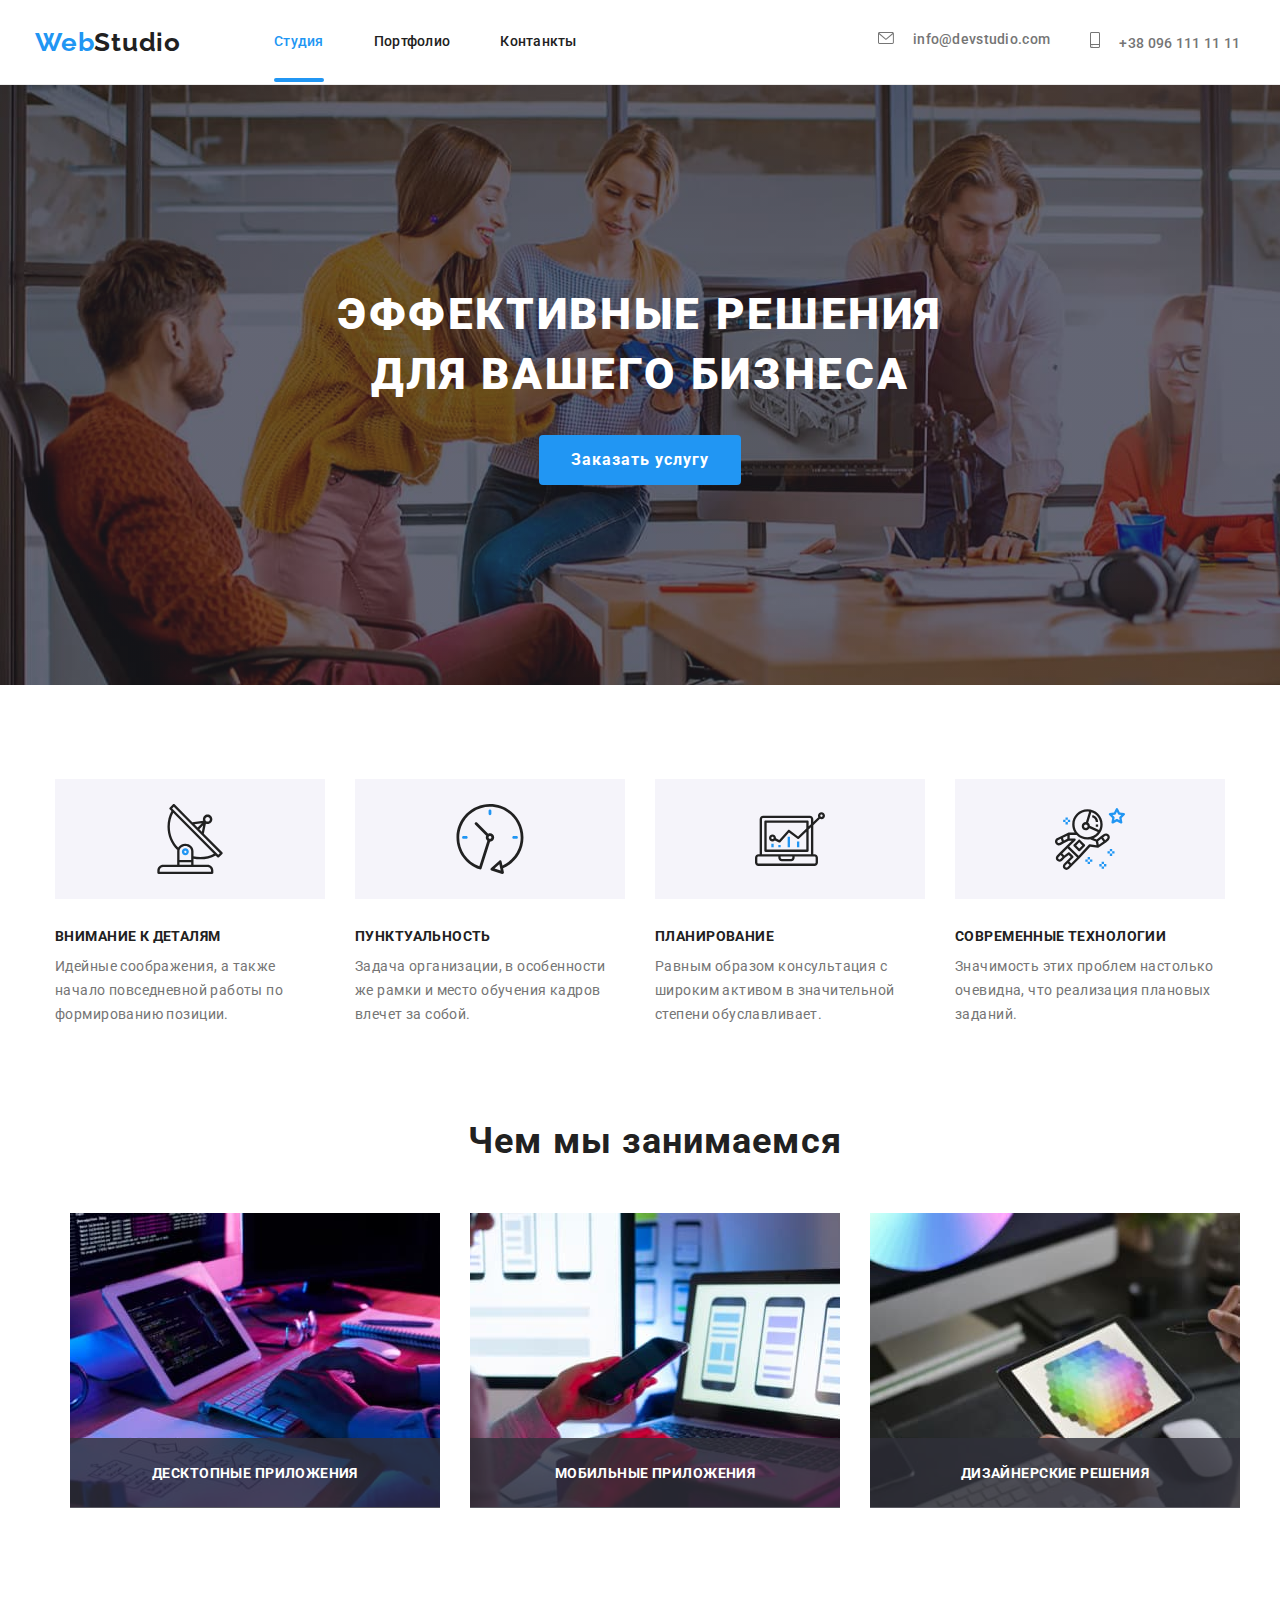
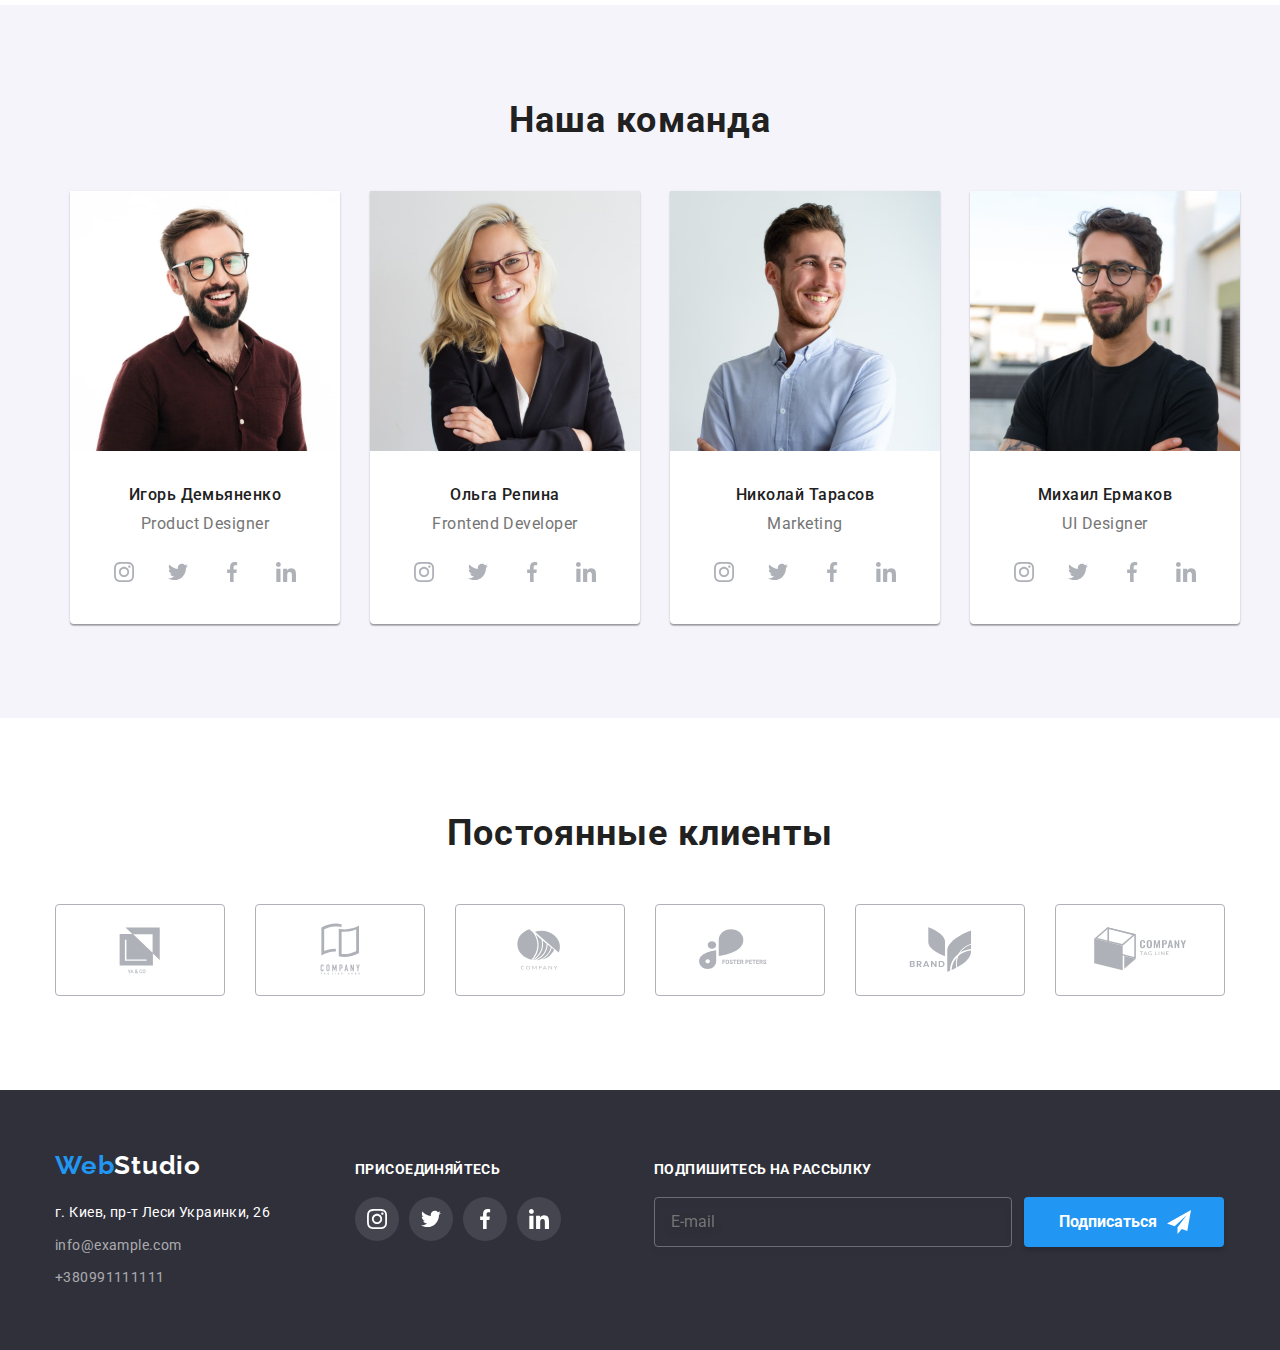
<file: index.html>
<!DOCTYPE html>
<html lang="en">
  <head>
    <meta charset="UTF-8" />
    <meta http-equiv="X-UA-Compatible" content="IE=edge" />
    <meta name="viewport" content="width=device-width, initial-scale=1.0" />
    <title>HomeWork6</title>
    <link
      href="https://fonts.googleapis.com/css2?family=Raleway:ital,wght@0,700;1,700&family=Roboto:ital,wght@0,400;0,500;0,700;0,900;1,400;1,500;1,700;1,900&display=swap"
      rel="stylesheet"
    />
    <link
      rel="stylesheet"
      href="https://cdnjs.cloudflare.com/ajax/libs/modern-normalize/1.0.0/modern-normalize.min.css"
    />
    <link rel="stylesheet" href="./css/style.css" />
  </head>
  <body>
    <header class="header">
      <div class="container header-container">
        <nav class="site-nav">
          <a href="" class="logo"><span class="blue-logo">Web</span>Studio</a>
          <ul class="cont-ul list">
            <li class="header-list">
              <a href="./index.html" class="current links header-height"
                >Студия</a
              >
            </li>
            <li class="header-list">
              <a href="./portfolio.html" class="links header-height"
                >Портфолио</a
              >
            </li>
            <li class="header-list">
              <a href="" class="links header-height">Контанкты</a>
            </li>
          </ul>
        </nav>
        <ul class="contacts-info list cont-ul">
          <li class="list-mail list-info">
            <a href="mailto:info@example.com" class="links header-height mail">
              <svg class="info-svg" width="16" height="12">
                <use href="./img/symbol-defs-old.svg#icon-envelope-1"></use>
              </svg>
              info@devstudio.com</a
            >
          </li>
          <li class="list-info list-phone">
            <a href="tel:+38 099 111 11 11" class="links header-height phone">
              <svg class="info-svg" width="10" height="16">
                <use href="./img/symbol-defs-old.svg#icon-smartphone"></use>
              </svg>
              +38 096 111 11 11</a
            >
          </li>
        </ul>
      </div>
    </header>
    <main>
      <section class="big-text bg-img bg-img-2">
        <div class="container">
          <h1 class="main-header">Эффективные решения для Вашего бизнеса</h1>
          <button type="button" class="order-button" data-modal-open>
            Заказать услугу
          </button>
          <div class="backdrop is-hidden" data-modal>
            <div class="modal">
              <!---------------------------- ФОРМА------------------------------>
              <form class="form">
                <h2 class="head-form">
                  Оставьте свои данные, мы вам перезвоним
                </h2>
                <ul class="list-form">
                  <li class="item-form">
                    <label class="label">
                      <span class="form-text">Имя</span>
                      <input class="form-input" type="form-text" name="name" />
                      <svg class="icon-form-name">
                        <use href="./img/symbol-defs-old.svg#form-name"></use>
                      </svg>
                    </label>
                  </li>
                  <li class="item-form">
                    <label class="label">
                      <span class="form-text">Телефон</span>
                      <input class="form-input" type="form-text" name="tel" />
                      <svg class="icon-form-tel">
                        <use href="./img/symbol-defs-old.svg#form-tel"></use>
                      </svg>
                    </label>
                  </li>

                  <li class="item-form">
                    <label class="label">
                      <span class="form-text">Почта</span>
                      <input class="form-input" type="form-text" name="mail" />
                      <svg class="icon-form-mail">
                        <use href="./img/symbol-defs-old.svg#form-mail"></use>
                      </svg>
                    </label>
                  </li>

                  <li class="item-form">
                    <label class="label">
                      <span class="form-text">Комментарий</span>
                      <textarea
                        class="comments"
                        placeholder="Введите текст"
                      ></textarea>
                    </label>
                  </li>
                </ul>
                <div class="checkbox">
                  <input
                    class="agreement"
                    type="checkbox"
                    name="checkbox"
                    id="checked"
                  />
                  <label class="label-check" for="checked">
                    <div class="check-empty-div">
                      <svg class="check-empty">
                        <use href="./img/symbol-defs-old.svg#empty-check"></use>
                      </svg>
                    </div>

                    <div class="check-icon-div">
                      <svg class="check-button">
                        <use
                          href="./img/symbol-defs-old.svg#icon-agree-check"
                        ></use>
                      </svg>
                    </div>

                    <span class="agreement-text">
                      Соглашаюсь с рассылкой и принимаю</span
                    >
                    <a class="agreement-link" href="">Условия договора</a>
                  </label>
                  <div>
                    <button type="submit" class="send-button">Отправить</button>
                  </div>
                </div>
              </form>
              <!-------------------------- ФОРМА------------------------------>
              <button class="close-button" type="button" data-modal-close>
                <svg class="close-button-icon">
                  <use href="./img/symbol-defs-old.svg#close"></use>
                </svg>
              </button>
            </div>
          </div>
        </div>
      </section>
      <section class="section">
        <div class="container">
          <h2 class="hide-h2">Что мы предлагаем</h2>
          <ul class="list preview-list">
            <li class="preview-item">
              <div class="preview-pics">
                <svg class="action-icon-feature">
                  <use href="./img/symbol-defs-old.svg#icon-antenna-1"></use>
                </svg>
              </div>
              <h3 class="preview-header">Внимание к деталям</h3>
              <p class="preview-text">
                Идейные соображения, а также начало повседневной работы по
                формированию позиции.
              </p>
            </li>
            <li class="preview-item">
              <div class="preview-pics">
                <svg class="action-icon-feature">
                  <use href="./img/symbol-defs-old.svg#icon-clock-1"></use>
                </svg>
              </div>
              <h3 class="preview-header">Пунктуальность</h3>
              <p class="preview-text">
                Задача организации, в особенности же рамки и место обучения
                кадров влечет за собой.
              </p>
            </li>
            <li class="preview-item">
              <div class="preview-pics">
                <svg class="action-icon-feature">
                  <use href="./img/symbol-defs-old.svg#icon-diagram-1"></use>
                </svg>
              </div>
              <h3 class="preview-header">Планирование</h3>
              <p class="preview-text">
                Равным образом консультация с широким активом в значительной
                степени обуславливает.
              </p>
            </li>
            <li class="preview-item">
              <div class="preview-pics">
                <svg class="action-icon-feature">
                  <use href="./img/symbol-defs-old.svg#icon-astronaut-1"></use>
                </svg>
              </div>
              <h3 class="preview-header">Современные технологии</h3>
              <p class="preview-text">
                Значимость этих проблем настолько очевидна, что реализация
                плановых заданий.
              </p>
            </li>
          </ul>
        </div>
      </section>
      <section class="section section-out">
        <div class="container">
          <h2 class="our-business">Чем мы занимаемся</h2>
          <ul class="list our-business-list">
            <li class="our-business-item">
              <img
                src="./img/ourjob1.jpg"
                alt="построение макета "
                width="370"
              />
              <div class="our-business-bg">
                <p class="our-business-text">Десктопные приложения</p>
              </div>
            </li>
            <li class="our-business-item">
              <img
                src="./img/ourjob2.jpg"
                alt="оптимизация под любые девайсы"
                width="370"
              />
              <div class="our-business-bg">
                <p class="our-business-text">Мобильные приложения</p>
              </div>
            </li>
            <li class="our-business-item">
              <img
                src="./img/ourjob3.jpg"
                alt="дизайнерские проекты"
                width="370"
              />
              <div class="our-business-bg">
                <p class="our-business-text">Дизайнерские решения</p>
              </div>
            </li>
          </ul>
        </div>
      </section>
      <section class="section our-team-bg">
        <div class="container">
          <h2 class="our-team">Наша команда</h2>
          <ul class="list our-team-list">
            <li class="our-team-item">
              <img src="./img/ourteam1.jpg" alt="Фото сотрудника" width="270" />
              <div class="description-item">
                <h3 class="name-team">Игорь Демьяненко</h3>
                <p class="employee-description">Product Designer</p>
                <ul class="socials">
                  <li class="socials-item">
                    <a class="socials-link" href="">
                      <svg class="socials-icon">
                        <use
                          href="./img/symbol-defs-old.svg#icon-instagram"
                        ></use>
                      </svg>
                    </a>
                  </li>
                  <li class="socials-item">
                    <a class="socials-link" href="">
                      <svg class="socials-icon">
                        <use
                          href="./img/symbol-defs-old.svg#icon-twitter"
                        ></use>
                      </svg>
                    </a>
                  </li>
                  <li class="socials-item">
                    <a class="socials-link" href="">
                      <svg class="socials-icon">
                        <use
                          href="./img/symbol-defs-old.svg#icon-facebook"
                        ></use>
                      </svg>
                    </a>
                  </li>
                  <li class="socials-item">
                    <a class="socials-link" href="">
                      <svg class="socials-icon">
                        <use
                          href="./img/symbol-defs-old.svg#icon-linkedin"
                        ></use>
                      </svg>
                    </a>
                  </li>
                </ul>
              </div>
            </li>
            <li class="our-team-item">
              <img src="./img/ourteam2.jpg" alt="Фото сотрудника" width="270" />
              <div class="description-item">
                <h3 class="name-team">Ольга Репина</h3>
                <p class="employee-description">Frontend Developer</p>
                <ul class="socials">
                  <li class="socials-item">
                    <a class="socials-link" href="">
                      <svg class="socials-icon">
                        <use
                          href="./img/symbol-defs-old.svg#icon-instagram"
                        ></use>
                      </svg>
                    </a>
                  </li>
                  <li class="socials-item">
                    <a class="socials-link" href="">
                      <svg class="socials-icon">
                        <use
                          href="./img/symbol-defs-old.svg#icon-twitter"
                        ></use>
                      </svg>
                    </a>
                  </li>
                  <li class="socials-item">
                    <a class="socials-link" href="">
                      <svg class="socials-icon">
                        <use
                          href="./img/symbol-defs-old.svg#icon-facebook"
                        ></use>
                      </svg>
                    </a>
                  </li>
                  <li class="socials-item">
                    <a class="socials-link" href="">
                      <svg class="socials-icon">
                        <use
                          href="./img/symbol-defs-old.svg#icon-linkedin"
                        ></use>
                      </svg>
                    </a>
                  </li>
                </ul>
              </div>
            </li>
            <li class="our-team-item">
              <img src="./img/ourteam3.jpg" alt="Фото сотрудника" width="270" />
              <div class="description-item">
                <h3 class="name-team">Николай Тарасов</h3>
                <p class="employee-description">Marketing</p>
                <ul class="socials">
                  <li class="socials-item">
                    <a class="socials-link" href="">
                      <svg class="socials-icon">
                        <use
                          href="./img/symbol-defs-old.svg#icon-instagram"
                        ></use>
                      </svg>
                    </a>
                  </li>
                  <li class="socials-item">
                    <a class="socials-link" href="">
                      <svg class="socials-icon">
                        <use
                          href="./img/symbol-defs-old.svg#icon-twitter"
                        ></use>
                      </svg>
                    </a>
                  </li>
                  <li class="socials-item">
                    <a class="socials-link" href="">
                      <svg class="socials-icon">
                        <use
                          href="./img/symbol-defs-old.svg#icon-facebook"
                        ></use>
                      </svg>
                    </a>
                  </li>
                  <li class="socials-item">
                    <a class="socials-link" href="">
                      <svg class="socials-icon">
                        <use
                          href="./img/symbol-defs-old.svg#icon-linkedin"
                        ></use>
                      </svg>
                    </a>
                  </li>
                </ul>
              </div>
            </li>
            <li class="our-team-item">
              <img src="./img/ourteam4.jpg" alt="Фото сотрудника" width="270" />
              <div class="description-item">
                <h3 class="name-team">Михаил Ермаков</h3>
                <p class="employee-description">UI Designer</p>
                <ul class="socials">
                  <li class="socials-item">
                    <a class="socials-link" href="">
                      <svg class="socials-icon">
                        <use
                          href="./img/symbol-defs-old.svg#icon-instagram"
                        ></use>
                      </svg>
                    </a>
                  </li>
                  <li class="socials-item">
                    <a class="socials-link" href="">
                      <svg class="socials-icon">
                        <use
                          href="./img/symbol-defs-old.svg#icon-twitter"
                        ></use>
                      </svg>
                    </a>
                  </li>
                  <li class="socials-item">
                    <a class="socials-link" href="">
                      <svg class="socials-icon">
                        <use
                          href="./img/symbol-defs-old.svg#icon-facebook"
                        ></use>
                      </svg>
                    </a>
                  </li>
                  <li class="socials-item">
                    <a class="socials-link" href="">
                      <svg class="socials-icon">
                        <use
                          href="./img/symbol-defs-old.svg#icon-linkedin"
                        ></use>
                      </svg>
                    </a>
                  </li>
                </ul>
              </div>
            </li>
          </ul>
        </div>
      </section>
      <section class="section">
        <div class="container">
          <h2 class="regular-customers">Постоянные клиенты</h2>
          <ul class="action">
            <li class="action-list">
              <a href="" class="action-logo">
                <svg class="action-icon">
                  <use href="./img/symbol-defs-old.svg#icon-Client-1"></use>
                </svg>
              </a>
            </li>
            <li class="action-list">
              <a href="" class="action-logo">
                <svg class="action-icon">
                  <use href="./img/symbol-defs-old.svg#icon-Client-2"></use>
                </svg>
              </a>
            </li>
            <li class="action-list">
              <a href="" class="action-logo">
                <svg class="action-icon">
                  <use href="./img/symbol-defs-old.svg#icon-Client-3"></use>
                </svg>
              </a>
            </li>
            <li class="action-list">
              <a href="" class="action-logo">
                <svg class="action-icon">
                  <use href="./img/symbol-defs-old.svg#icon-Client-4"></use>
                </svg>
              </a>
            </li>
            <li class="action-list">
              <a href="" class="action-logo">
                <svg class="action-icon">
                  <use href="./img/symbol-defs-old.svg#icon-Client-5"></use>
                </svg>
              </a>
            </li>
            <li class="action-list">
              <a href="" class="action-logo">
                <svg class="action-icon">
                  <use href="./img/symbol-defs-old.svg#icon-Client-6"></use>
                </svg>
              </a>
            </li>
          </ul>
        </div>
      </section>
    </main>
    <footer class="footer-info">
      <div class="container container-fix">
        <div class="footer-info-address">
          <a href="" class="web-logo-footer logo"
            ><span class="blue-logo">Web</span>Studio</a
          >
          <address>
            <ul class="list">
              <li class="adress-item">
                <a href="" class="place-info"
                  >г. Киев, пр-т Леси Украинки, 26</a
                >
              </li>
              <li class="mail-item">
                <a href="mailto:info@example.com" class="contacts-footer"
                  >info@example.com</a
                >
              </li>
              <li>
                <a href="tel:+38 099 111 11 11" class="contacts-footer"
                  >+380991111111</a
                >
              </li>
            </ul>
          </address>
        </div>
        <div class="footer-links">
          <h2 class="join-us">Присоединяйтесь</h2>
          <ul class="footer-socials">
            <li class="footer-socials-item">
              <a class="footer-socials-link" href="">
                <svg class="footer-socials-icon">
                  <use href="./img/symbol-defs-old.svg#icon-instagram"></use>
                </svg>
              </a>
            </li>
            <li class="footer-socials-item">
              <a class="footer-socials-link" href="">
                <svg class="footer-socials-icon">
                  <use href="./img/symbol-defs-old.svg#icon-twitter"></use>
                </svg>
              </a>
            </li>
            <li class="footer-socials-item">
              <a class="footer-socials-link" href="">
                <svg class="footer-socials-icon">
                  <use href="./img/symbol-defs-old.svg#icon-facebook"></use>
                </svg>
              </a>
            </li>
            <li class="footer-socials-item">
              <a class="footer-socials-link" href="">
                <svg class="footer-socials-icon">
                  <use href="./img/symbol-defs-old.svg#icon-linkedin"></use>
                </svg>
              </a>
            </li>
          </ul>
        </div>
        <!------------------------------ subscribe-------------------------->
        <div class="subscribe">
          <h2 class="subuscribe-text">Подпишитесь на рассылку</h2>
          <form class="subscribe-form">
            <label class="label-subscribe" for="">
              <input
                class="input-subscribe"
                type="mail"
                placeholder="E-mail"
                name="subscribe"
              />
            </label>
            <button class="send-subscribe-button" type="submit">
              <p class="subscribe-text-button">Подписаться</p>
              <svg class="send-subscribe-icon">
                <use href="./img/symbol-defs-old.svg#icon-send"></use>
              </svg>
            </button>
          </form>
        </div>
        <!------------------------------ subscribe-------------------------->
      </div>
    </footer>
    <script src="./js/modal.js"></script>
  </body>
</html>
</file>
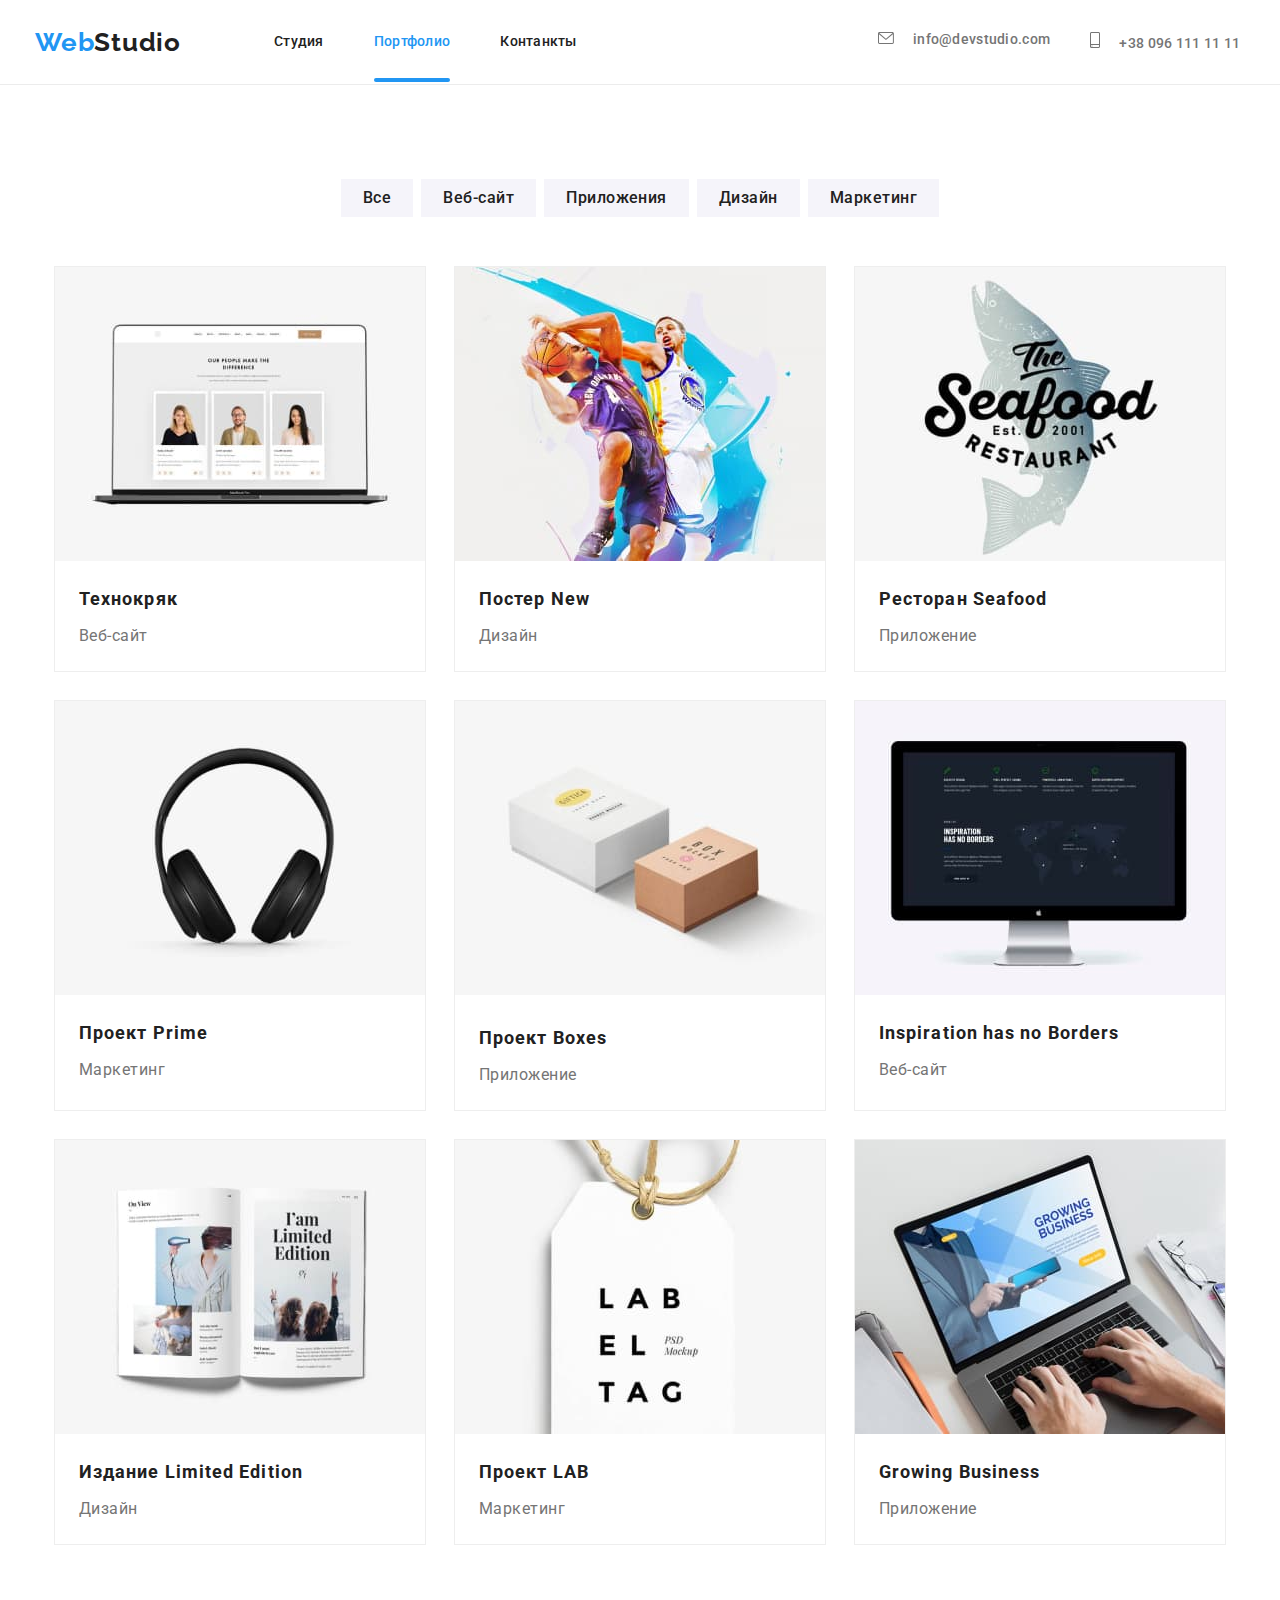
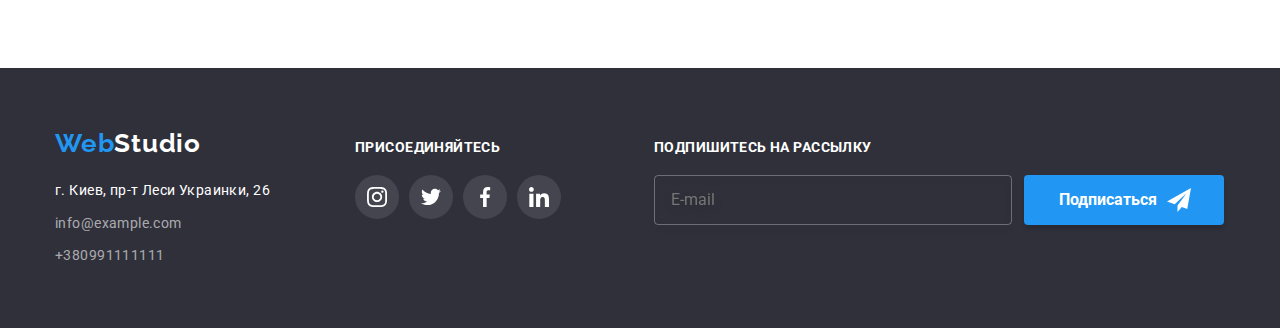
<file: portfolio.html>
<!DOCTYPE html>
<html lang="en">
  <head>
    <meta charset="UTF-8" />
    <meta http-equiv="X-UA-Compatible" content="IE=edge" />
    <meta name="viewport" content="width=device-width, initial-scale=1.0" />
    <title>Portfolio</title>
    <link
      href="https://fonts.googleapis.com/css2?family=Raleway:ital,wght@0,700;1,700&family=Roboto:ital,wght@0,400;0,500;0,700;0,900;1,400;1,500;1,700;1,900&display=swap"
      rel="stylesheet"
    />
    <link
      rel="stylesheet"
      href="https://cdnjs.cloudflare.com/ajax/libs/modern-normalize/1.0.0/modern-normalize.min.css"
    />
    <link rel="stylesheet" href="./css/style.css" />
  </head>
  <body>
    <header class="header">
      <div class="container header-container">
        <nav class="site-nav">
          <a href="" class="logo"><span class="blue-logo">Web</span>Studio</a>
          <ul class="cont-ul list">
            <li class="header-list">
              <a href="./index.html" class="links header-height">Студия</a>
            </li>
            <li class="header-list">
              <a href="./portfolio.html" class="links current header-height"
                >Портфолио</a
              >
            </li>
            <li class="header-list">
              <a href="" class="links header-height">Контанкты</a>
            </li>
          </ul>
        </nav>
        <ul class="contacts-info list cont-ul">
          <li class="list-mail list-info">
            <a href="mailto:info@example.com" class="links header-height mail">
              <svg class="info-svg" width="16" height="12">
                <use href="./img/symbol-defs-old.svg#icon-envelope-1"></use>
              </svg>
              info@devstudio.com</a
            >
          </li>
          <li class="list-info list-phone">
            <a href="tel:+38 099 111 11 11" class="links header-height phone">
              <svg class="info-svg" width="10" height="16">
                <use href="./img/symbol-defs-old.svg#icon-smartphone"></use>
              </svg>
              +38 096 111 11 11</a
            >
          </li>
        </ul>
      </div>
    </header>
    <main>
      <!-- main -->
      <section class="section">
        <h1 class="hide-h1">Портфолио</h1>
        <ul class="filter list">
          <li class="button-list">
            <button type="button" class="filter-button">Все</button>
          </li>
          <li class="button-list">
            <button type="button" class="filter-button">Веб-сайт</button>
          </li>
          <li class="button-list">
            <button type="button" class="filter-button">Приложения</button>
          </li>
          <li class="button-list">
            <button type="button" class="filter-button">Дизайн</button>
          </li>
          <li class="button-list">
            <button type="button" class="filter-button">Маркетинг</button>
          </li>
        </ul>
        <!-- .container -->
        <div class="container">
          <div class="detal">
          <ul class="list all-services">
            <li class="service-item">
              <a href="" class="links ">
                <div class="all-services-modal">
                <img class="img-services"
                  src="./img/img1.jpg"
                  alt="визуализация проекта"
                  width="370"
                />
                   <p class="all-services-modal-text">
                  Ресурс предлагает комплексные предложения с разным уровнем
                  функционала и сервисов. Все это позволит посетителю получить
                  исчерпывающие сведения о компании или частном лице.
                </p>
                </div>
                <div class="border-card">
                  <h2 class="title-h2">Технокряк</h2>
                  <p class="title-p">Веб-сайт</p>
                </div>
              </a>
            </li>
            <li class="service-item">
              <a href="" class="links links-shadow">
                  <div class="all-services-modal">
                <img class="img-services"
                  src="./img/img2.jpg"
                  alt="визуализация проекта"
                  width="370"
                />
                       <p class="all-services-modal-text">
                  Ресурс предлагает комплексные предложения с разным уровнем
                  функционала и сервисов. Все это позволит посетителю получить
                  исчерпывающие сведения о компании или частном лице.
                </p>
                </div>
                <div class="border-card">
                  <h2 class="title-h2">Постер New</h2>
                  <p class="title-p">Дизайн</p>
                </div>
              </a>
            </li>
            <li class="service-item">
              <a href="" class="links links-shadow">
                <div class="all-services-modal">
                <img class="img-services"
                  src="./img/img3.jpg"
                  alt="визуализация проекта"
                  width="370"
                />
                       <p class="all-services-modal-text">
                  Ресурс предлагает комплексные предложения с разным уровнем
                  функционала и сервисов. Все это позволит посетителю получить
                  исчерпывающие сведения о компании или частном лице.
                </p>
                </div>
                <div class="border-card">
                  <h2 class="title-h2">Ресторан Seafood</h2>
                  <p class="title-p">Приложение</p>
                </div>
              </a>
            </li>
            <li class="service-item">
              <a href="" class="links links-shadow">
                <div class="all-services-modal">
                <img class="img-services"
                  src="./img/img4.jpg"
                  alt="визуализация проекта"
                  width="370"
                />
                       <p class="all-services-modal-text">
                  Ресурс предлагает комплексные предложения с разным уровнем
                  функционала и сервисов. Все это позволит посетителю получить
                  исчерпывающие сведения о компании или частном лице.
                </p>
                </div>
                <div class="border-card">
                  <h2 class="title-h2">Проект Prime</h2>
                  <p class="title-p">Маркетинг</p>
                </div>
              </a>
            </li>
            <li class="service-item">
              <a href="" class="links links-shadow">
                <div class="all-services-modal">
                <img class="img-services"
                  src="./img/img5.jpg"
                  alt="визуализация проекта"
                  width="370"
                />
                       <p class="all-services-modal-text">
                  Ресурс предлагает комплексные предложения с разным уровнем
                  функционала и сервисов. Все это позволит посетителю получить
                  исчерпывающие сведения о компании или частном лице.
                </p>
                </div>
                <div class="border-card">
                <h2 class="title-h2">Проект Boxes</h2>
                <p class="title-p">Приложение</p>
              </a>
            </li>
            <li class="service-item">
              <a href="" class="links links-shadow">
                <div class="all-services-modal">
                <img class="img-services"
                  src="./img/img6.jpg"
                  alt="визуализация проекта"
                  width="370"
                />
                       <p class="all-services-modal-text">
                  Ресурс предлагает комплексные предложения с разным уровнем
                  функционала и сервисов. Все это позволит посетителю получить
                  исчерпывающие сведения о компании или частном лице.
                </p>
                </div>
                <div class="border-card">
                  <h2 class="title-h2">Inspiration has no Borders</h2>
                  <p class="title-p">Веб-сайт</p>
                </div>
              </a>
            </li>
            <li class="service-item">
              <a href="" class="links links-shadow">
                <div class="all-services-modal">
                <img class="img-services"
                  src="./img/img7.jpg"
                  alt="визуализация проекта"
                  width="370"
                />
                       <p class="all-services-modal-text">
                  Ресурс предлагает комплексные предложения с разным уровнем
                  функционала и сервисов. Все это позволит посетителю получить
                  исчерпывающие сведения о компании или частном лице.
                </p>
                </div>
                <div class="border-card">
                  <h2 class="title-h2">Издание Limited Edition</h2>
                  <p class="title-p">Дизайн</p>
                </div>
              </a>
            </li>
            <li class="service-item">
              <a href="" class="links links-shadow">
                <div class="all-services-modal">
                <img class="img-services"
                  src="./img/img8.jpg"
                  alt="визуализация проекта"
                  width="370"
                />
                       <p class="all-services-modal-text">
                  Ресурс предлагает комплексные предложения с разным уровнем
                  функционала и сервисов. Все это позволит посетителю получить
                  исчерпывающие сведения о компании или частном лице.
                </p>
                </div>
                <div class="border-card">
                  <h2 class="title-h2">Проект LAB</h2>
                  <p class="title-p">Маркетинг</p>
                </div>
              </a>
            </li>
            <li class="service-item">
              <a href="" class="links links-shadow">
                <div class="all-services-modal">
                <img class="img-services"
                  src="./img/img9.jpg"
                  alt="визуализация проекта"
                  width="370"
                />
                       <p class="all-services-modal-text">
                  Ресурс предлагает комплексные предложения с разным уровнем
                  функционала и сервисов. Все это позволит посетителю получить
                  исчерпывающие сведения о компании или частном лице.
                </p>
                </div>
                <div class="border-card">
                  <h2 class="title-h2">Growing Business</h2>
                  <p class="title-p">Приложение</p>
                </div>
              </a>
            </li>
          </ul>
        </div>
      </section>
    </main>
    <!-- footer -->
    <footer class="footer-info">
      <div class="container container-fix">
        <div class="footer-info-address">
          <a href="" class="web-logo-footer logo"
            ><span class="blue-logo">Web</span>Studio</a
          >
          <address>
            <ul class="list">
              <li class="adress-item">
                <a href="" class="place-info"
                  >г. Киев, пр-т Леси Украинки, 26</a
                >
              </li>
              <li class="mail-item">
                <a href="mailto:info@example.com" class="contacts-footer"
                  >info@example.com</a
                >
              </li>
              <li>
                <a href="tel:+38 099 111 11 11" class="contacts-footer"
                  >+380991111111</a
                >
              </li>
            </ul>
          </address>
        </div>
        <div class="footer-links">
          <h2 class="join-us">Присоединяйтесь</h2>
          <ul class="footer-socials">
            <li class="footer-socials-item">
              <a class="footer-socials-link" href="">
                <svg class="footer-socials-icon">
                  <use href="./img/symbol-defs-old.svg#icon-instagram"></use>
                </svg>
              </a>
            </li>
            <li class="footer-socials-item">
              <a class="footer-socials-link" href="">
                <svg class="footer-socials-icon">
                  <use href="./img/symbol-defs-old.svg#icon-twitter"></use>
                </svg>
              </a>
            </li>
            <li class="footer-socials-item">
              <a class="footer-socials-link" href="">
                <svg class="footer-socials-icon">
                  <use href="./img/symbol-defs-old.svg#icon-facebook"></use>
                </svg>
              </a>
            </li>
            <li class="footer-socials-item">
              <a class="footer-socials-link" href="">
                <svg class="footer-socials-icon">
                  <use href="./img/symbol-defs-old.svg#icon-linkedin"></use>
                </svg>
              </a>
            </li>
          </ul>
        </div>
         <div class="subscribe">
          <h2 class="subuscribe-text">Подпишитесь на рассылку</h2>
          <form class="subscribe-form">
            <label class="label-subscribe" for="">
              <input
                class="input-subscribe"
                type="mail"
                placeholder="E-mail"
                name="subscribe"
              />
            </label>
            <button class="send-subscribe-button" type="submit">
              <p class="subscribe-text-button">Подписаться</p>
              <svg class="send-subscribe-icon">
                <use href="./img/symbol-defs-old.svg#icon-send"></use>
              </svg>
            </button>
          </form>
        </div>
      </div>
    </footer>
    <script src="./js/modal.js"></script>
  </body>
</html>
</file>
<file: css/style.css>
:root {
  --main-color: #212121;
  --secondary-color: #ffffff;
  --brand-color: #2196f3;
  --additional-color: #757575;
  --bg-our-team-color: #f5f4fa;
  --logo-color: #afb1b8;
}

body {
  color: var(--main-color);
  font-family: Roboto, sans-serif;
}

*,
::after,
::before {
  box-sizing: border-box;
}

h1,
h2,
h3,
h4,
h5,
h6,
p,
ul {
  margin: 0;
  padding: 0;
}

.header-height {
  padding-top: 32px;
  padding-bottom: 32px;
  display: flex;
}

.header-list:not(:last-child) {
  margin-right: 50px;
}

.list-mail {
  margin-left: 301px;
  margin-right: 40px;
}

/* .header {
  width: 1600px;
  min-height: 80px;
} */

.container {
  width: 1200px;
  padding-left: 15px;
  padding-right: 15px;
  margin-left: auto;
  margin-right: auto;
}

.container-fix {
  display: flex;
  align-items: baseline;
}

.header-container {
  display: flex;
  align-items: center;
  width: 1240px;
}
/* outline: 1px solid red; */
/* align-items: center; */
/* text-align: center;
  align-self: center */

.header {
  width: inherit;
  border-bottom: 1px solid #ececec;
}

.cont-ul {
  display: flex;
  /* align-self: center; */
  justify-content: flex-end;
}

.logo {
  color: inherit;
  font-family: "Raleway";
  font-weight: 700;
  font-size: 26px;
  line-height: 1.19;
  letter-spacing: 0.03em;
  text-decoration: none;
}

.list {
  list-style: none;
  text-decoration: none;
}

.hide-h2,
.hide-h1 {
  display: none;
}

.site-nav {
  font-family: inherit;
  font-weight: 500;
  font-size: 14px;
  line-height: 1.14;
  letter-spacing: 0.02em;
  color: inherit;
  align-items: center;
  display: flex;
}

.site-nav .logo {
  margin-right: 93px;
}

.order-button,
.blue-web {
  background-color: var(--brand-color);
  color: var(--secondary-color);
  font-family: inherit;
  font-weight: 700;
  font-size: 16px;
  line-height: 1.88;
  letter-spacing: 0.06em;
  padding-left: 32px;
  padding-right: 32px;
  padding-bottom: 10px;
  padding-top: 10px;
  border-radius: 4px;
  border: none;
  cursor: pointer;
  /* padding-bottom: 200px; */
  /* border-radius: 3px; */
}

.big-text {
  background-color: #2f303a;
  color: var(--secondary-color);
  padding-top: 200px;
  padding-bottom: 200px;
  text-align: center;
  /* вниз падинг, перенести "для", кнопка с падингом низ */
}

.bg-img {
  /* display: flex; */
  object-fit: cover;
  background-repeat: no-repeat;
  max-width: 1600px;
  background-image: linear-gradient(
      rgba(47, 48, 58, 0.4),
      rgba(47, 48, 58, 0.4)
    ),
    url(../img/img-bg.jpg);
  margin-right: auto;
  margin-left: auto;
}

.main-header {
  width: 696px;
  margin-bottom: 30px;
  display: flex;
  flex-wrap: wrap;
  justify-content: center;
  margin-left: auto;
  margin-right: auto;
}

.preview-list {
  display: flex;
  justify-content: center;
  /* отступ от заголовка */
}

.preview-item {
  width: 270px;
}

.preview-item:not(:last-child) {
  margin-right: 30px;
}

.section {
  padding-top: 94px;
  padding-bottom: 94px;
}

.section-out {
  padding-bottom: 94px;
  padding-top: 0px;
}

.contacts-info {
  color: var(--additional-color);
  text-decoration: none;
  font-weight: 500;
  font-size: 14px;
  line-height: 1.14;
  letter-spacing: 0.02em;
  display: flex;
  transition: transform 250ms;
  transition-timing-function: cubic-bezier(0.4, 0, 0.2, 1);
}

.list-info {
  display: flex;
  justify-content: center;
  text-align: center;
}
/* 
.list-mail::before {
  content: "";
  padding-left: 10px;
 } */

/* .list-info::before {
  content: "";
  padding-left: 10px;
 } */
/* 
 .list-phone::before {
  content: "";
  padding-left: 10px;
 } */

/* .mail:before {
  display: inline-block;
  content: "";
}

.phone::before {
  display: inline-block;
  content: "";
}

.mail::before .info-svg {
  margin-right: 10px;
}

.mail:hover::before {
  fill: var(--brand-color);
} */

.mail-item {
  display: inline-flex;
}

.info-svg {
  margin-right: 16px;
  transition-property: fill;
  transition-duration: 250ms;
  /* transition: transform 250ms; */
  transition-timing-function: cubic-bezier(0.4, 0, 0.2, 1);
  fill: #757575;
}

.mail {
  transition-property: fill;
  transition-duration: 250ms;
  /* transition: transform 250ms; */
  transition-timing-function: cubic-bezier(0.4, 0, 0.2, 1);
}

.mail:hover .info-svg,
.mail:focus .info-svg {
  fill: #2196f3;
}

.phone {
  transition-property: fill;
  transition-duration: 250ms;
  /* transition: transform 250ms; */
  transition-timing-function: cubic-bezier(0.4, 0, 0.2, 1);
}

.phone:hover .info-svg,
.phone:focus .info-svg {
  fill: #2196f3;
}

/* .mail::before {
  content: "";
  width: 16px;
  height: 12px;
} */

/* .mail::before {
  display: flex;
  content: "";
  margin-right: 16px;
  background-image: url(../img/symbol-defs-old.svg#icon-envelope-1);
} */

.web-logo {
  color: var(--secondary-color);
  text-decoration: none;
  font-family: "Raleway";
  font-weight: 700;
  font-size: 26px;
  line-height: 1.19;
  letter-spacing: 0.03em;
}

.web-logo-footer {
  color: var(--secondary-color);
  text-decoration: none;
  font-family: "Raleway";
  font-weight: 700;
  font-size: 26px;
  line-height: 1.19;
  letter-spacing: 0.03em;
  display: flex;
}

.footer-info {
  background-color: #2f303a;
  padding-top: 60px;
  padding-bottom: 60px;
  text-align: left;
  width: inherit;
}
/* no padding, add padd to section */
.place-info {
  font-style: normal;
  color: var(--secondary-color);
  text-decoration: none;
  font-weight: 400;
  font-size: 14px;
  line-height: 1.71;
  letter-spacing: 0.03em;
  /* transition: transform 250ms; */
  transition-property: fill;
  transition-duration: 250ms;
  transition-timing-function: cubic-bezier(0.4, 0, 0.2, 1);
}

.adress-item {
  margin-top: 20px;
  margin-bottom: 9px;
}

.mail-item {
  margin-bottom: 9px;
}

.contacts-footer {
  font-style: normal;
  font-weight: 400;
  font-size: 14px;
  line-height: 1.71;
  letter-spacing: 0.03em;
  text-decoration: none;
  color: rgba(255, 255, 255, 0.6);
  /* transition: transform 250ms; */
  transition-property: fill;
  transition-duration: 250ms;
  transition-timing-function: cubic-bezier(0.4, 0, 0.2, 1);
}

h1 {
  font-weight: 900;
  font-size: 44px;
  line-height: 1.36;

  letter-spacing: 0.06em;
  text-transform: uppercase;

  color: var(--secondary-color);
}

.preview {
  font-weight: 700;
  font-size: 14px;
  line-height: 1.14;
  letter-spacing: 0.03em;
  text-transform: uppercase;
}

.preview-text {
  font-weight: 400;
  font-size: 14px;
  line-height: 1.71;
  letter-spacing: 0.03em;

  color: var(--additional-color);
}

.our-business {
  font-weight: 700;
  font-size: 36px;
  line-height: 1.17;
  letter-spacing: 0.03em;
  width: 1200px;
  margin-left: auto;
  margin-right: auto;
  text-align: center;
  margin-bottom: 50px;
}

.form {
  padding: 40px;
  color: #212121;
}

.form:focus-within {
  color: var(--brand-color);
  border-color: var(--brand-color);
}

.head-form {
  font-family: "Roboto";
  font-style: normal;
  font-weight: 700;
  font-size: 20px;
  line-height: 23px;
  text-align: center;
  letter-spacing: 0.03em;

  color: #212121;
  margin-bottom: 12px;
}

.list-form {
  list-style-type: none;
  display: flex;
  flex-direction: column;
  justify-content: center;
}

.item-form {
  display: flex;
  flex-direction: column;
  margin-bottom: 10px;
}

.item-form:not(:last-child) {
  margin-bottom: 10px;
}

.label {
  display: flex;
  flex-direction: column;
  /* justify-content: center; */
  position: relative;
}

.icon-form-name {
  position: absolute;
  /* display: flex; */
  width: 12px;
  height: 12px;
  top: 32px;
  left: 15px;
}

.form-input:focus-within {
  outline: 1px solid var(--brand-color);
  border: none;
}

.comments:focus-within {
  outline: 1px solid var(--brand-color);
  border: none;
}

.label:focus-within > .icon-form-name {
  fill: var(--brand-color);
}

.label:focus-within > .icon-form-tel {
  fill: var(--brand-color);
}

.label:focus-within > .icon-form-mail {
  fill: var(--brand-color);
}

.icon-form-tel {
  position: absolute;
  /* display: flex; */
  width: 13px;
  height: 13px;
  top: 31px;
  left: 14px;
}

.icon-form-mail {
  position: absolute;
  /* display: flex; */
  width: 15px;
  height: 12px;
  top: 32px;
  left: 12px;
}

/* .form-text + .icon-form {
  background-color: red;
} */

.text-icon {
  font-weight: 400;
  font-size: 12px;
  line-height: 14px;
  letter-spacing: 0.01em;

  color: #757575;
}

/* .form-text::after {
  content: "";
  display: flex;
  width: 20px;
  height: 20px;
  background-image: url(../img/tel.svg);
} */

.form-input {
  border: 1px solid rgba(33, 33, 33, 0.2);
  border-radius: 4px;
  width: 100%;
  height: 40px;
  text-indent: 42px;
}

.form-text {
  display: block;
  font-family: "Roboto";
  font-weight: 400;
  font-size: 12px;
  line-height: 14px;
  text-align: left;
  /* identical to box height */

  letter-spacing: 0.01em;

  color: #757575;

  margin-bottom: 4px;
}

.comments {
  width: 100%;
  height: 120px;
  resize: none;
  display: flex;
  text-align: left;
  padding-left: 16px;
  padding-right: 16px;
  padding-bottom: 12px;
  padding-top: 12px;
  border: 1px solid rgba(33, 33, 33, 0.2);
  border-radius: 4px;
}

/* .checkbox {
} */

/* .label-check {
  position: relative;
} */

.checkbox {
  position: relative;
  display: inline-block;
}

/* .check-background {
  position: relative;
  display: inline-block;
  width: 16px;
  height: 15px;
  background: #2196f3;
  border-radius: 2px;
  margin-right: 7px;
  opacity: 0;
} */

.check-button {
  width: 16px;
  height: 15px;
  fill: white;
  background: #2196f3;
  border-radius: 2px;
  position: absolute;
  display: inline-block;
  top: 5px;
  left: -21px;
  /* padding-left: 3px;
  padding-bottom: 3px;
  padding-top: 4px;
  padding-right: 2px; */
  opacity: 0;
}

.agreement {
  /* opacity: 0; */
  position: absolute;
  width: 1px;
  height: 1px;
  margin: -1px;
  border: 0;
  padding: 0;
  white-space: nowrap;
  -webkit-clip-path: inset(100%);
  clip-path: inset(100%);
  clip: rect(0 0 0 0);
  overflow: hidden;
}

/* .agreement:checked + .check-button {
  opacity: 1;
} */

/* .check-background-empty {
  position: absolute;
  display: inline-block;
  width: 16px;
  height: 15px;
  background: #2196f3;
  border-radius: 2px;
  margin-right: 7px;
  opacity: 0;
} */

.agreement:checked + .label-check .check-button {
  opacity: 1;
}

.label-check {
  position: relative;
  display: inline-block;
}

.check-empty {
  position: absolute;
  width: 16px;
  height: 15px;
  fill: #212121;
  border-radius: 2px;
  margin-right: 7px;
  display: inline-block;
  top: 5px;
  left: -21px;
}

.agreement-text {
  font-weight: 400;
  font-size: 14px;
  line-height: 24px;
  color: var(--additional-color);
}

.agreement-link {
  font-weight: 400;
  font-size: 14px;
  line-height: 24px;
  color: var(--brand-color);
}
/* 
.agreement-link :link,
.agreement-link :visited 
  color: var(--brand-color);
 */

.send-button {
  font-size: 16px;
  line-height: 30px;
  letter-spacing: 0.06em;
  margin-top: 30px;
  background-color: #188ce8;
  color: var(--secondary-color);
  padding-left: 56px;
  padding-right: 55px;
  padding-top: 10px;
  padding-bottom: 10px;
  box-shadow: 0px 4px 4px rgba(0, 0, 0, 0.15);
  border-radius: 4px;
  border: none;
}

.send-button:hover {
  cursor: pointer;
}

.our-business-list {
  display: flex;
  width: 1200px;
  justify-content: center;
  margin-right: auto;
  margin-left: auto;
  /* padding-bottom: 94px; */
}

.our-team {
  font-weight: 700;
  font-size: 36px;
  line-height: 1.17;
  letter-spacing: 0.03em;
  color: var(--main-color);
  margin-bottom: 50px;
  text-align: center;
}

.our-team-bg {
  background: var(--bg-our-team-color);
  padding-bottom: 94px;
}

.our-team-list {
  display: flex;
  width: 1200px;
  justify-content: center;
  margin-right: auto;
  margin-left: auto;
}

.our-team-item {
  background-color: #fff;
  box-shadow: 0px 1px 3px rgba(0, 0, 0, 0.12), 0px 1px 1px rgba(0, 0, 0, 0.14),
    0px 2px 1px rgba(0, 0, 0, 0.2);
  border-radius: 0px 0px 4px 4px;
}

.our-team-item:not(:last-child) {
  margin-right: 30px;
}

.our-business-item {
  position: relative;
}

/* падинг вниз, всей секции */
.our-business-item:not(:last-child) {
  margin-right: 30px;
}

.description-item {
  padding-bottom: 30px;
}

.name-team {
  font-weight: 500;
  font-size: 16px;
  line-height: 1.19;
  letter-spacing: 0.03em;
  width: 270px;
  padding-top: 30px;
  padding-bottom: 10px;
  margin-left: auto;
  margin-right: auto;
  text-align: center;
}

.employee-description {
  font-weight: 400;
  font-size: 16px;
  line-height: 1.19;
  letter-spacing: 0.03em;
  color: var(--additional-color);

  margin-left: auto;
  margin-right: auto;
  text-align: center;
}

.socials {
  display: flex;
  justify-content: center;
  align-items: center;
  list-style: none;
  margin-top: 16px;
}

.socials-item:not(:last-child) {
  margin-right: 10px;
}

.socials-link {
  display: flex;
  justify-content: center;
  align-items: center;
  width: 44px;
  height: 44px;
  border-radius: 50%;

  transition-property: background-color;
  transition-duration: 250ms;
  /* transition: transform 250ms; */
  transition-timing-function: cubic-bezier(0.4, 0, 0.2, 1);
}

.socials-link:hover,
.socials-link:focus {
  background-color: var(--brand-color);
}

.socials-icon {
  width: 20px;
  height: 20px;
  fill: var(--logo-color);
  transition-property: fill;
  transition-duration: 250ms;
  /* transition: transform 250ms; */
  transition-timing-function: cubic-bezier(0.4, 0, 0.2, 1);
}

.socials-link:hover .socials-icon,
.socials-link:focus .socials-icon {
  fill: var(--secondary-color);
}

/* add div to h3 and p3 */

.links {
  display: inline-block;
  color: inherit;
  text-decoration: none;
  position: relative;
  transition-property: color;
  transition-duration: 250ms;
  transition-timing-function: cubic-bezier(0.4, 0, 0.2, 1);
}

.links-shadow:hover,
.links-shadow:focus {
  color: var(--brand-color);
  box-shadow: 0px 1px 1px rgba(0, 0, 0, 0.12), 0px 4px 4px rgba(0, 0, 0, 0.06),
    1px 4px 6px rgba(0, 0, 0, 0.16);
}

.links:hover,
.links:focus {
  color: var(--brand-color);
}

.border-card {
  margin-left: 24px;
  margin-right: 24px;
  margin-bottom: 20px;
  margin-top: 20px;
}

.title-h2 {
  font-weight: 700;
  font-size: 18px;
  line-height: 2;
  letter-spacing: 0.06em;
  color: var(--main-color);
  text-decoration: none;
  /* padding-top: 20px;
  padding-right: 24px;
  padding-left: 24px; */
  padding-bottom: 4px;
  text-align: left;
}

.title-p {
  font-weight: 400;
  font-size: 16px;
  line-height: 1.88;
  letter-spacing: 0.03em;
  text-decoration: none;
  color: var(--additional-color);
  /* padding-left: 24px;
  padding-right: 24px;
  padding-bottom: 20px; */
  text-align: left;
}

.filter {
  list-style: none;
  text-decoration: none;
  font-weight: 500;
  font-size: 16px;
  line-height: 1.63;
  letter-spacing: 0.03em;
  text-decoration: none;
  width: 1200px;
  display: flex;
  justify-content: center;
  margin-left: auto;
  margin-right: auto;
  margin-bottom: 50px;
}

.filter-button {
  font-family: inherit;
  color: var(--main-color);
  background-color: #f5f4fa;
  font-weight: 500;
  font-size: 16px;
  line-height: 1.63;
  letter-spacing: 0.03em;
  margin-right: auto;
  margin-left: auto;
  padding: 6px 22px;
  border: none;
  transition-duration: 250ms;
  transition-timing-function: cubic-bezier(0.4, 0, 0.2, 1);
}

.filter-button:hover,
.filter-button:focus {
  color: var(--secondary-color);
  background-color: var(--brand-color);
  box-shadow: 0px 3px 1px rgba(0, 0, 0, 0.1), 0px 1px 2px rgba(0, 0, 0, 0.08),
    0px 2px 2px rgba(0, 0, 0, 0.12);
  border-radius: 4px;
}

.button-list:not(:last-child) {
  margin-right: 8px;
}

.current,
.blue-logo {
  color: var(--brand-color);
}

.current {
  position: relative;
}

.current::after {
  content: "";
  position: absolute;
  width: 100%;
  bottom: 0;
  left: 0;
  height: 4px;
  background: var(--brand-color);
  border-radius: 2px;
}

.preview-header {
  font-weight: 700;
  font-size: 14px;
  line-height: 1.14;
  letter-spacing: 0.03em;
  text-transform: uppercase;
  color: var(--main-color);
  margin-bottom: 10px;
}

.place-info:hover,
.place-info:focus,
.contacts-footer:hover,
.contacts-footer.focus {
  color: var(--brand-color);
}

/* урбать ширину */
.all-services {
  display: flex;
  flex-wrap: wrap;
  width: 1200px;
  margin-right: auto;
  margin-left: auto;
}

.service-item:not(:last-child) {
  margin-right: 30px;
}

.service-item {
  outline: 1px solid #eeeeee;
  margin-bottom: 30px;
  transition-property: fill;
  transition-duration: 250ms;
  /* transition: transform 250ms; */
  transition-timing-function: cubic-bezier(0.4, 0, 0.2, 1);
}

.all-services-modal {
  position: relative;
  max-width: 370px;
  overflow: hidden;
}

.img-services {
  display: block;
}

.all-services-modal-text {
  position: absolute;
  top: 0;
  left: 0;
  transform: translateY(100%);
  width: 100%;
  height: 100%;
  color: #ffffff;
  background: rgba(33, 150, 243, 0.9);
  transition-property: fill, translateY;
  transition-duration: 250ms;
  transition: transform 250ms;
  transition-timing-function: cubic-bezier(0.4, 0, 0.2, 1);
  font-size: 18px;
  line-height: 28px;
  /* or 156% */

  letter-spacing: 0.03em;
  padding-left: 24px;
  padding-right: 24px;
  padding-top: 63px;
  padding-bottom: 63px;
}

.close-button {
  position: absolute;
  right: 8px;
  top: 8px;
  height: 30px;
  width: 30px;
  display: flex;
  align-items: center;
  justify-content: center;
  /* padding-left: 10px;
  padding-right: 10px;
  padding-top: 9px;
  padding-bottom: 9px; */
  border-radius: 50%;
  border: 1px solid#0000001A;
  background-color: #ffffff;
  /* z-index: 11;
  background-image: url(../img/close-black.svg); */
  /* outline: 1px solid green; */
}

.close-button-icon {
  /* position: absolute; */
  /* right: 8px;
  top: 8px; */
  /* transform: translate(-50%, -50%); */
  height: 18px;
  width: 18px;
  /* border-radius: 50%; */
  /* padding-left: 10px;
  padding-right: 10px;
  padding-top: 9px;
  /* padding-bottom: 9px;  */
  /* z-index: 111;
  stroke: black; */
  fill: black;
  transform: opacity;
}

.close-button-icon:hover {
  fill: var(--brand-color);
  cursor: pointer;
  transition-property: fill, translateY;
  transition-duration: 250ms;
  transition: transform 250ms;
  transition-timing-function: cubic-bezier(0.4, 0, 0.2, 1);
}

.links:hover .all-services-modal-text {
  transform: translateY(0);
}

.backdrop {
  position: fixed;
  top: 0;
  left: 0;
  height: 100%;
  width: 100%;
  background-color: rgba(0, 0, 0, 0.2);
  transition-property: opacity;
  transition-duration: 250ms;
  transition-timing-function: cubic-bezier(0.4, 0, 0.2, 1);
}

.backdrop.is-hidden {
  visibility: hidden;
  opacity: 0;
  pointer-events: none;
  transition-property: opacity, visibility;
  transition-duration: 250ms;
  transition-timing-function: cubic-bezier(0.4, 0, 0.2, 1);
}

.modal {
  opacity: 1;
  position: absolute;
  top: 50%;
  left: 50%;
  transform: translate(-50%, -50%);
  width: 528px;
  height: 581px;
  background-color: #ffffff;
  /* transition-property: opacity;
  transition-duration: 1000ms;
  transition-timing-function: cubic-bezier(0.4, 0, 0.2, 1); */
}

.action {
  display: flex;
  padding: 0;
  margin: 0;
  list-style: none;
  justify-content: center;
}
.action-icon {
  fill: #afb1b8;
}

.action-icon-feature {
  fill: #afb1b8;
  width: 70px;
  height: 70px;
}

.action-icon,
.action-logo {
  display: flex;
  align-items: center;
  justify-content: center;
  width: 170px;
  height: 92px;
}

.action-icon {
  border: 1px solid #afb1b8;
  border-radius: 4px;
}

.footer-links {
  margin-left: 85px;
}

.subscribe {
  margin-left: 93px;
}

.subscribe-form {
  display: flex;
}

.label-subscribe {
  margin-right: 12px;
}

.send-subscribe-button {
  position: relative;
  width: 200px;
  height: 50px;
  display: flex;
  background: #2196f3;
  box-shadow: 0px 4px 4px rgba(0, 0, 0, 0.15);
  border-radius: 4px;
  border: none;
  cursor: pointer;
}

.subuscribe-text {
  font-weight: 700;
  font-size: 14px;
  line-height: 16px;
  letter-spacing: 0.03em;
  text-transform: uppercase;

  color: #ffffff;

  margin-bottom: 20px;
}

.subscribe-text-button {
  position: absolute;
  top: 10px;
  left: 29px;
  font-weight: 700;
  font-size: 16px;
  line-height: 30px;
  color: white;
  width: 109px;
  height: 30px;
}

.send-subscribe-icon {
  position: absolute;
  fill: white;
  width: 24px;
  height: 24px;
  right: 33px;
  top: 13px;
}

.input-subscribe {
  width: 358px;
  height: 50px;
  border: 1px solid rgba(255, 255, 255, 0.3);
  filter: drop-shadow(0px 4px 4px rgba(0, 0, 0, 0.15));
  border-radius: 4px;
  background-color: transparent;
  padding-left: 16px;
  padding-top: 15px;
  padding-bottom: 15px;
  color: white;
}

.input-subscribe:focus-within {
  border: none;
  outline: 1px solid rgba(255, 255, 255, 0.3);
  filter: drop-shadow(0px 4px 4px rgba(0, 0, 0, 0.15));
  border-radius: 4px;
}

.join-us {
  font-weight: 700;
  font-size: 14px;
  line-height: 16px;
  letter-spacing: 0.03em;
  text-transform: uppercase;
  color: var(--secondary-color);
  margin-bottom: 20px;
}
.preview-pics {
  display: flex;
  width: 270px;
  height: 120px;
  background-color: #f5f4fa;
  margin-bottom: 30px;
  justify-content: center;
  align-items: center;
}
.action-list:not(:last-child) {
  margin-right: 30px;
}

.regular-customers {
  font-weight: 700;
  font-size: 36px;
  line-height: 1.17;
  text-align: center;
  letter-spacing: 0.03em;
  color: var(--main-color);
  margin-bottom: 50px;
}
.action-icon {
  transition-property: fill;
  transition-duration: 250ms;
  transition-timing-function: cubic-bezier(0.4, 0, 0.2, 1);
}

.action-icon:hover,
.action-icon:focus {
  fill: var(--brand-color);
  border: 1px solid var(--brand-color);
  border-radius: 4px;
}
.action-logo .footer-socials {
  display: flex;
  justify-content: center;
  align-items: center;
  list-style: none;
  transition: transform 250ms;
  transition-duration: 250ms;
  transition-property: color, outline-color;
  transition-timing-function: cubic-bezier(0.4, 0, 0.2, 1);
}

.action-logo:hover,
.action-logo:focus {
  /* display: flex;
  width: 170px;
  height: 92px; */
  fill: var(--brand-color);
}

.action-logo:hover .action-icon,
.action-logo:focus .action-icon {
  fill: var(--brand-color);
}

.footer-socials-item:not(:last-child) {
  margin-right: 10px;
}

.footer-socials {
  display: flex;
  justify-content: center;
  align-items: center;
  list-style: none;
}
.footer-socials-link {
  display: flex;
  justify-content: center;
  align-items: center;
  width: 44px;
  height: 44px;
  border-radius: 50%;
  background-color: rgba(255, 255, 255, 0.1);
  transition: transform 250ms;
  transition-duration: 250ms;
  transition-property: var(--brand-color);
  transition-timing-function: cubic-bezier(0.4, 0, 0.2, 1);
}
.footer-socials-link:hover,
.footer-socials-link:focus {
  background-color: var(--brand-color);
}
.footer-socials-icon {
  width: 20px;
  height: 20px;
  fill: var(--secondary-color);
}

.our-business-bg {
  position: absolute;
  bottom: 3px;
  height: 70px;
  width: 100%;
  background: rgba(47, 48, 58, 0.8);
  border: 0;
  /* margin-bottom: 3px; */
}

.our-business-text {
  text-align: center;
  margin-bottom: 27px;
  margin-top: 27px;
  margin-left: auto;
  margin-right: auto;
  font-weight: 700;
  font-size: 14px;
  line-height: 16px;
  letter-spacing: 0.03em;
  text-transform: uppercase;
  color: #ffffff;
}

/* .all-services-modal-text {
  position: absolute;
  top: 0;
  left: 0;
  transform: translateY(100%);
  width: 100%;
  height: 100%;
  color: #ffffff;
  background: rgba(33, 150, 243, 0.9);
  transition: transform 250ms;
  transition-timing-function: cubic-bezier(0.4, 0, 0.2, 1);
  font-size: 18px;
  line-height: 28px;
  /* or 156% */
/* 
  letter-spacing: 0.03em;
  padding-left: 24px;
  padding-right: 24px;
  padding-top: 63px;
  padding-bottom: 63px;
} */

.visually-hidden {
  position: absolute;
  width: 1px;
  height: 1px;
  margin: -1px;
  border: 0;
  padding: 0;
  white-space: nowrap;
  -webkit-clip-path: inset(100%);
  clip-path: inset(100%);
  clip: rect(0 0 0 0);
  overflow: hidden;
}
</file>
